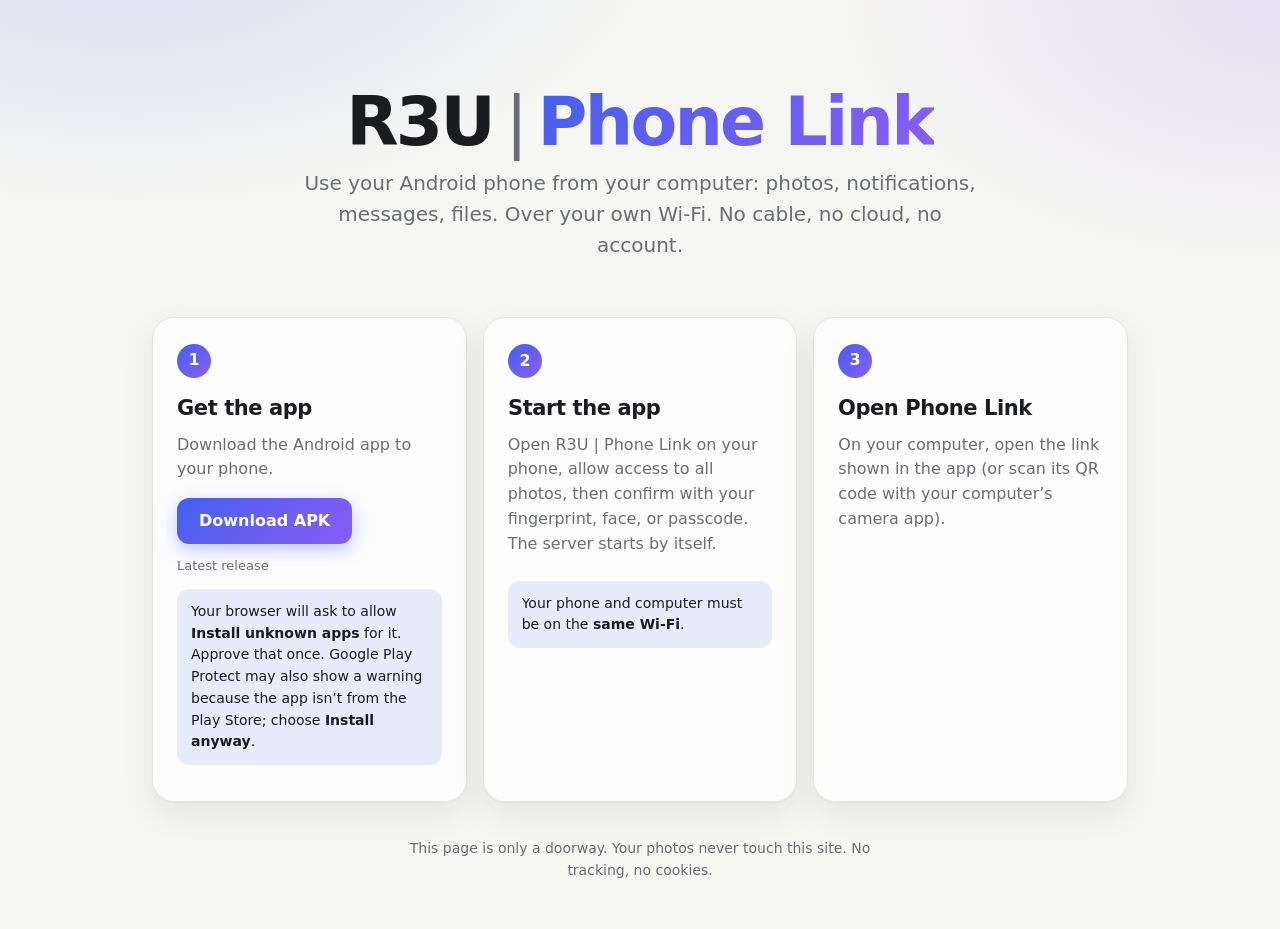
<file: landing/index.html>
<!doctype html>
<html lang="en">
<head>
  <meta charset="utf-8">
  <meta name="viewport" content="width=device-width, initial-scale=1">
  <meta name="color-scheme" content="light dark">
  <meta name="referrer" content="no-referrer">
  <meta http-equiv="Content-Security-Policy" content="default-src 'none'; script-src 'self'; style-src 'self'; img-src data:; form-action 'none'; base-uri 'none'">
  <title>R3U | Phone Link</title>
  <meta name="description" content="Use your Android phone from your computer over Wi-Fi: photos, notifications, messages and files. No cable, no cloud.">
  <link rel="icon" href="data:image/svg+xml,%3Csvg xmlns='http://www.w3.org/2000/svg' viewBox='0 0 32 32'%3E%3Crect width='32' height='32' rx='8' fill='%233d5afe'/%3E%3Cpath d='M7 22l6-7 4 5 3-3 5 5z' fill='%23fff'/%3E%3Ccircle cx='12' cy='11' r='2.5' fill='%23fff'/%3E%3C/svg%3E">
  <link rel="stylesheet" href="style.css">
</head>
<body>
  <main class="page">
    <header class="hero">
      <h1>R3U<span class="sep">|</span><span class="grad">Phone Link</span></h1>
      <p class="lead">Use your Android phone from your computer: photos, notifications, messages, files. Over your own Wi-Fi. No cable, no cloud, no account.</p>
    </header>

    <ol class="steps">
      <li class="card">
        <span class="num" aria-hidden="true">1</span>
        <h2>Get the app</h2>
        <p>Download the Android app to your phone.</p>
        <a class="btn" id="download" href="#">Download APK</a>
        <p class="meta" id="dlMeta"></p>
        <p class="note">Your browser will ask to allow <strong>Install unknown apps</strong> for it. Approve that once. Google Play Protect may also show a warning because the app isn’t from the Play Store; choose <strong>Install anyway</strong>.</p>
      </li>

      <li class="card">
        <span class="num" aria-hidden="true">2</span>
        <h2>Start the app</h2>
        <p>Open R3U | Phone Link on your phone, allow access to all photos, then confirm with your fingerprint, face, or passcode. The server starts by itself.</p>
        <p class="note">Your phone and computer must be on the <strong>same Wi-Fi</strong>.</p>
      </li>

      <li class="card">
        <span class="num" aria-hidden="true">3</span>
        <h2>Open Phone Link</h2>
        <p>On your computer, open the link shown in the app (or scan its QR code with your computer’s camera app).</p>
      </li>
    </ol>

    <footer>
      <p>This page is only a doorway. Your photos never touch this site. No tracking, no cookies.</p>
    </footer>
  </main>
  <script type="module" src="app.js"></script>
</body>
</html>
</file>
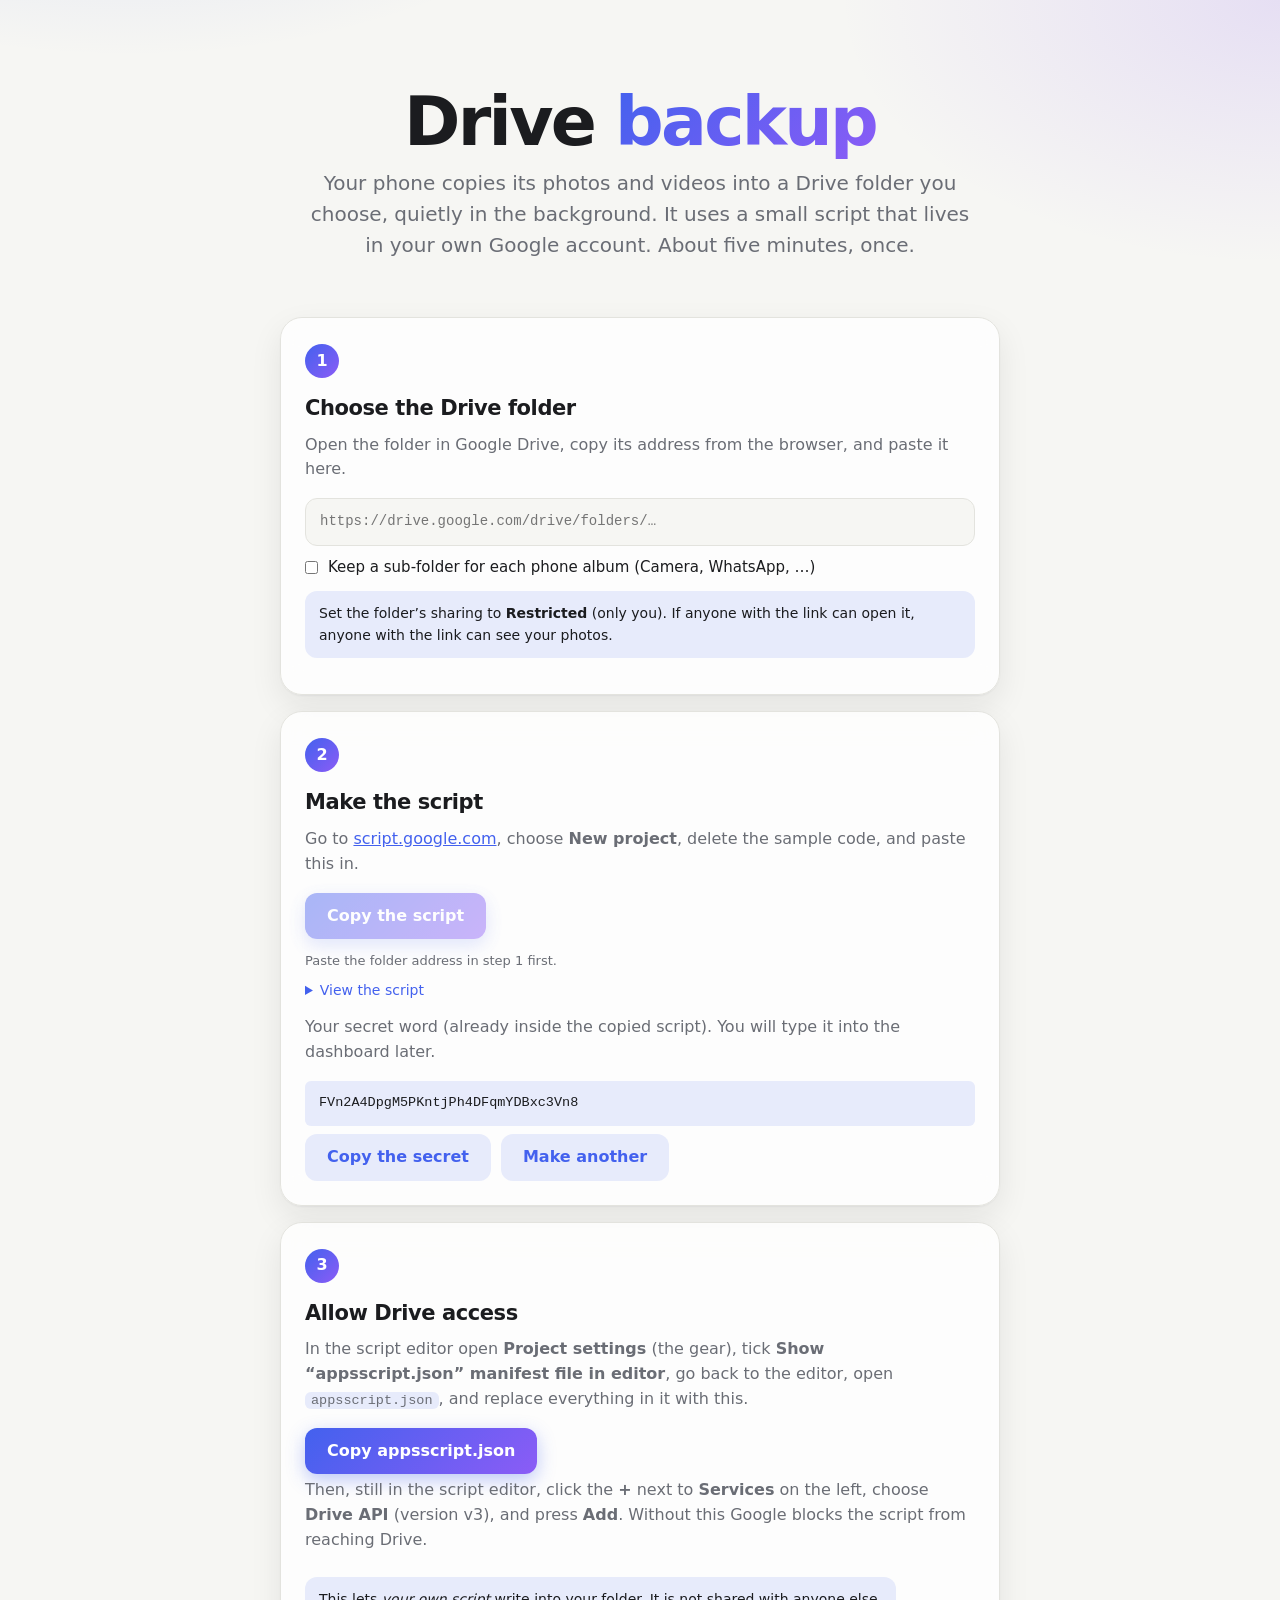
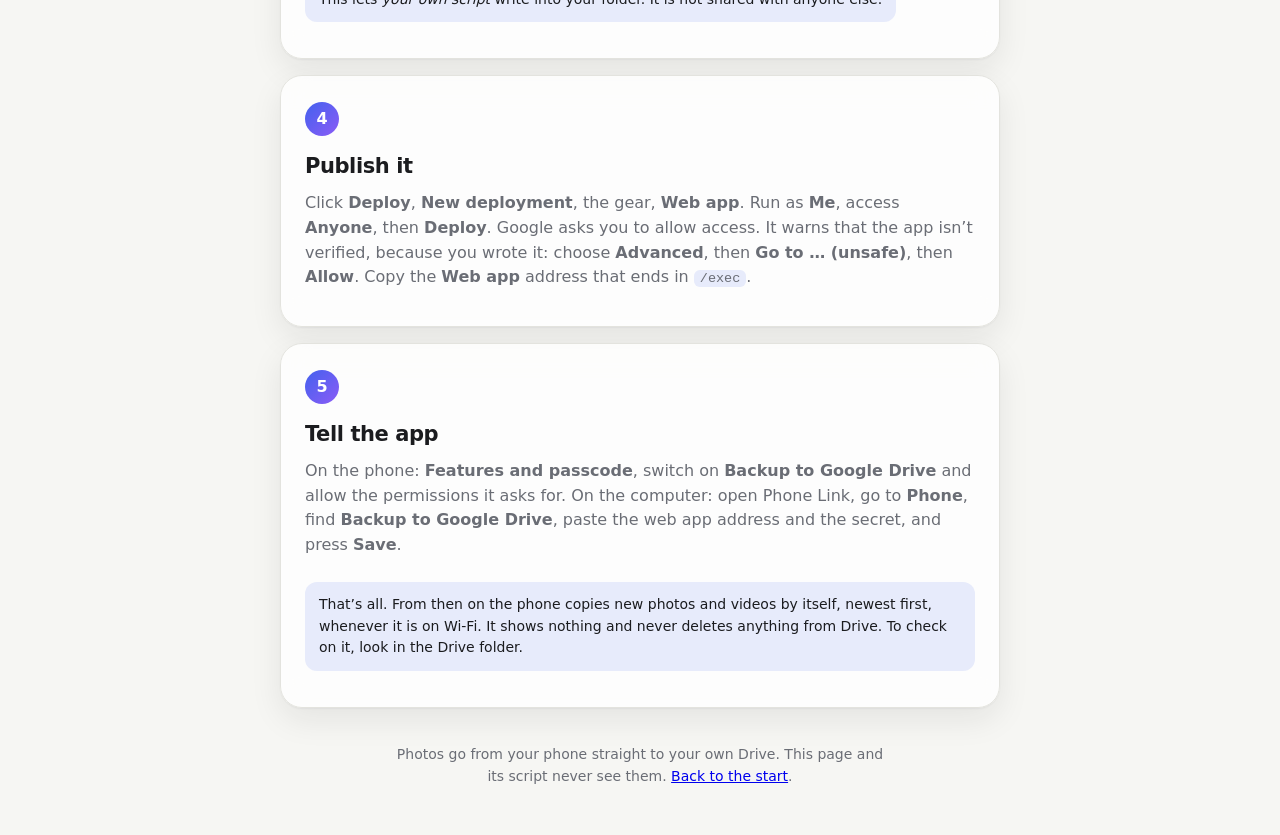
<file: landing/backup.html>
<!doctype html>
<html lang="en">
<head>
  <meta charset="utf-8">
  <meta name="viewport" content="width=device-width, initial-scale=1">
  <meta name="color-scheme" content="light dark">
  <meta name="referrer" content="no-referrer">
  <meta http-equiv="Content-Security-Policy" content="default-src 'none'; script-src 'self'; style-src 'self'; connect-src 'self'; img-src data:; form-action 'none'; base-uri 'none'">
  <title>R3U | Phone Link: Drive backup</title>
  <meta name="description" content="Set up silent backup of your phone's photos and videos to your own Google Drive folder, using your own Apps Script.">
  <link rel="icon" href="data:image/svg+xml,%3Csvg xmlns='http://www.w3.org/2000/svg' viewBox='0 0 32 32'%3E%3Crect width='32' height='32' rx='8' fill='%233d5afe'/%3E%3Cpath d='M7 22l6-7 4 5 3-3 5 5z' fill='%23fff'/%3E%3Ccircle cx='12' cy='11' r='2.5' fill='%23fff'/%3E%3C/svg%3E">
  <link rel="stylesheet" href="style.css">
</head>
<body>
  <main class="page">
    <header class="hero">
      <h1>Drive <span class="grad">backup</span></h1>
      <p class="lead">Your phone copies its photos and videos into a Drive folder you choose, quietly in the background. It uses a small script that lives in your own Google account. About five minutes, once.</p>
    </header>

    <ol class="steps wide">
      <li class="card">
        <span class="num" aria-hidden="true">1</span>
        <h2>Choose the Drive folder</h2>
        <p>Open the folder in Google Drive, copy its address from the browser, and paste it here.</p>
        <label class="sr" for="folder">Drive folder address</label>
        <input id="folder" type="text" inputmode="url" autocomplete="off" autocapitalize="off" spellcheck="false" placeholder="https://drive.google.com/drive/folders/…">
        <p class="error" id="folderError" role="alert" hidden>That doesn’t look like a Drive folder address.</p>
        <label class="check"><input id="albums" type="checkbox"> Keep a sub-folder for each phone album (Camera, WhatsApp, …)</label>
        <p class="note">Set the folder’s sharing to <strong>Restricted</strong> (only you). If anyone with the link can open it, anyone with the link can see your photos.</p>
      </li>

      <li class="card">
        <span class="num" aria-hidden="true">2</span>
        <h2>Make the script</h2>
        <p>Go to <a href="https://script.google.com/home/start" target="_blank" rel="noopener noreferrer">script.google.com</a>, choose <strong>New project</strong>, delete the sample code, and paste this in.</p>
        <button class="btn" id="copyScript" type="button" disabled>Copy the script</button>
        <p class="meta" id="scriptHint">Paste the folder address in step 1 first.</p>
        <details class="src">
          <summary>View the script</summary>
          <pre id="source"></pre>
        </details>
        <p>Your secret word (already inside the copied script). You will type it into the dashboard later.</p>
        <code class="secret" id="secret"></code>
        <div class="btn-row">
          <button class="btn ghost" id="copySecret" type="button">Copy the secret</button>
          <button class="btn ghost" id="newSecret" type="button">Make another</button>
        </div>
      </li>

      <li class="card">
        <span class="num" aria-hidden="true">3</span>
        <h2>Allow Drive access</h2>
        <p>In the script editor open <strong>Project settings</strong> (the gear), tick <strong>Show “appsscript.json” manifest file in editor</strong>, go back to the editor, open <code>appsscript.json</code>, and replace everything in it with this.</p>
        <button class="btn" id="copyManifest" type="button">Copy appsscript.json</button>
        <p>Then, still in the script editor, click the <strong>+</strong> next to <strong>Services</strong> on the left, choose <strong>Drive API</strong> (version v3), and press <strong>Add</strong>. Without this Google blocks the script from reaching Drive.</p>
        <p class="note">This lets <em>your own script</em> write into your folder. It is not shared with anyone else.</p>
      </li>

      <li class="card">
        <span class="num" aria-hidden="true">4</span>
        <h2>Publish it</h2>
        <p>Click <strong>Deploy</strong>, <strong>New deployment</strong>, the gear, <strong>Web app</strong>. Run as <strong>Me</strong>, access <strong>Anyone</strong>, then <strong>Deploy</strong>. Google asks you to allow access. It warns that the app isn’t verified, because you wrote it: choose <strong>Advanced</strong>, then <strong>Go to … (unsafe)</strong>, then <strong>Allow</strong>. Copy the <strong>Web app</strong> address that ends in <code>/exec</code>.</p>
      </li>

      <li class="card">
        <span class="num" aria-hidden="true">5</span>
        <h2>Tell the app</h2>
        <p>On the phone: <strong>Features and passcode</strong>, switch on <strong>Backup to Google Drive</strong> and allow the permissions it asks for. On the computer: open Phone Link, go to <strong>Phone</strong>, find <strong>Backup to Google Drive</strong>, paste the web app address and the secret, and press <strong>Save</strong>.</p>
        <p class="note">That’s all. From then on the phone copies new photos and videos by itself, newest first, whenever it is on Wi-Fi. It shows nothing and never deletes anything from Drive. To check on it, look in the Drive folder.</p>
      </li>
    </ol>

    <footer>
      <p>Photos go from your phone straight to your own Drive. This page and its script never see them. <a href="index.html">Back to the start</a>.</p>
    </footer>
  </main>
  <script type="module" src="backup.js"></script>
</body>
</html>
</file>
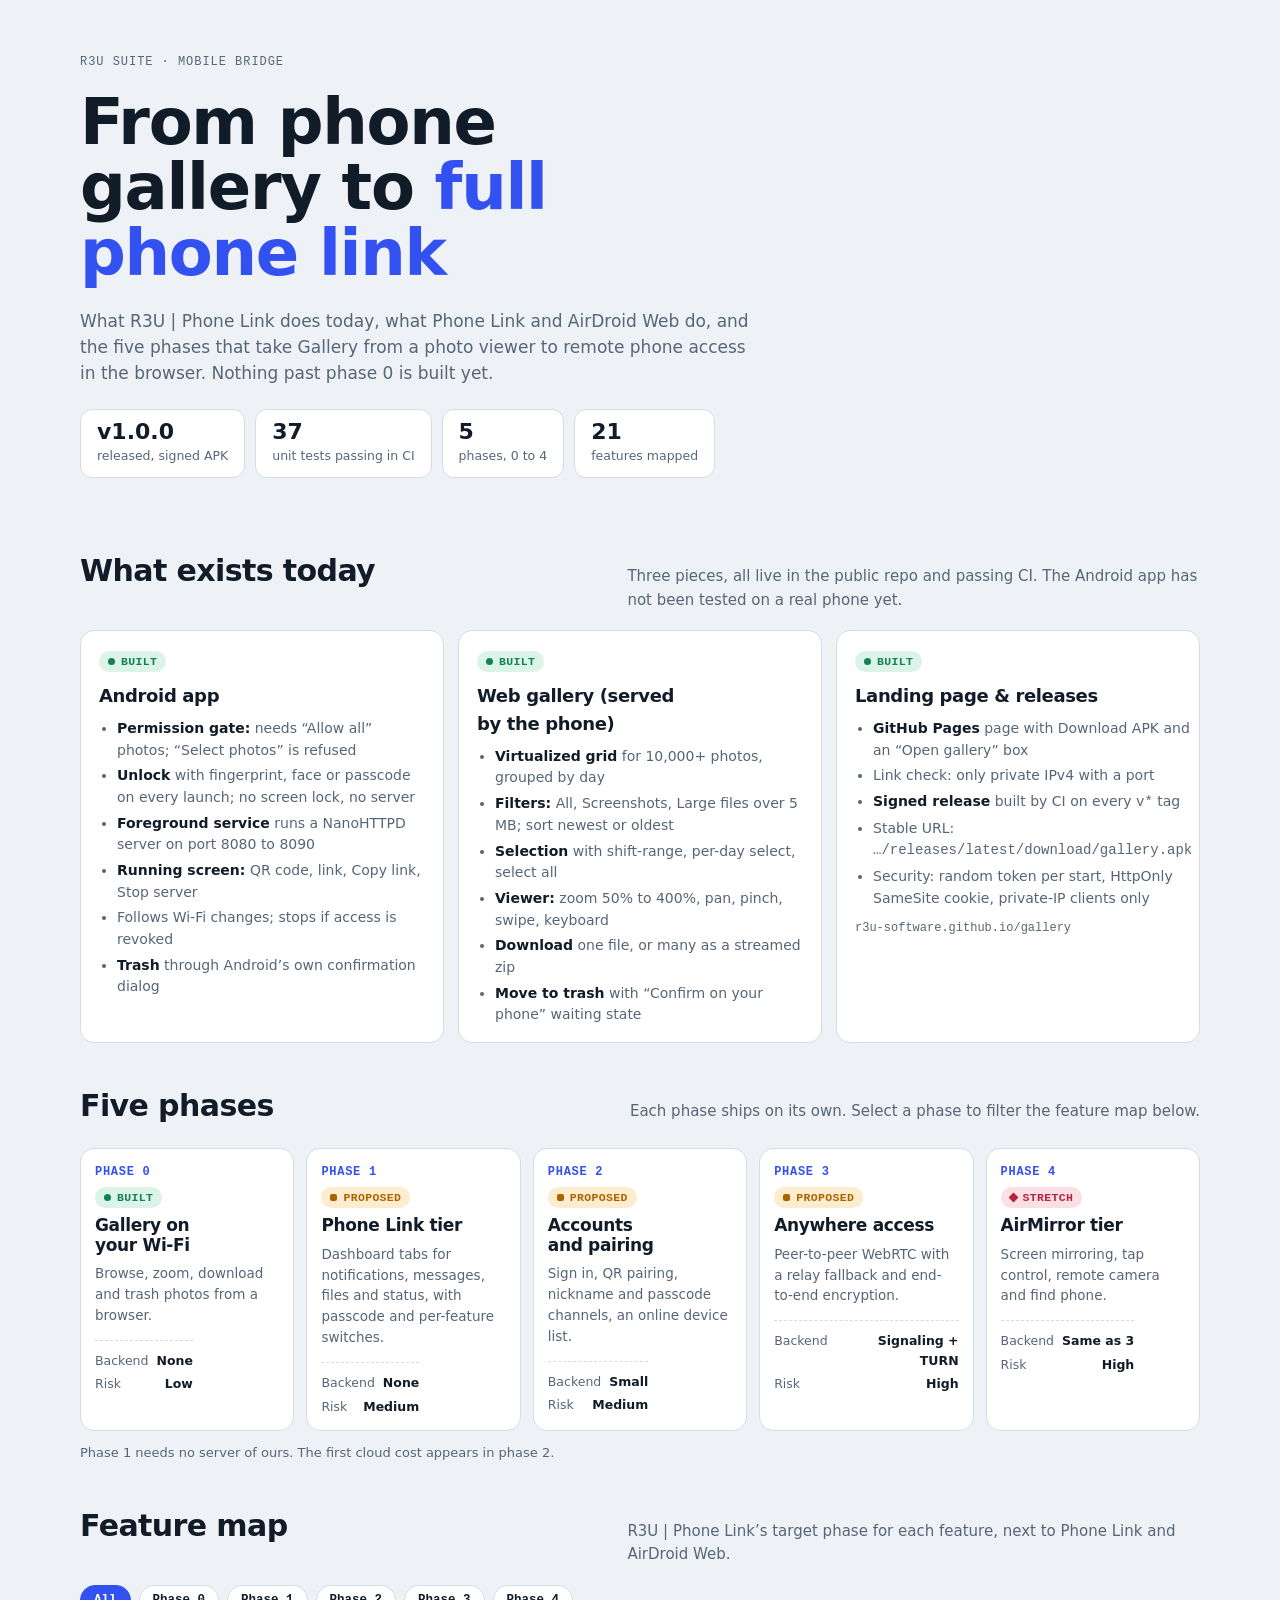
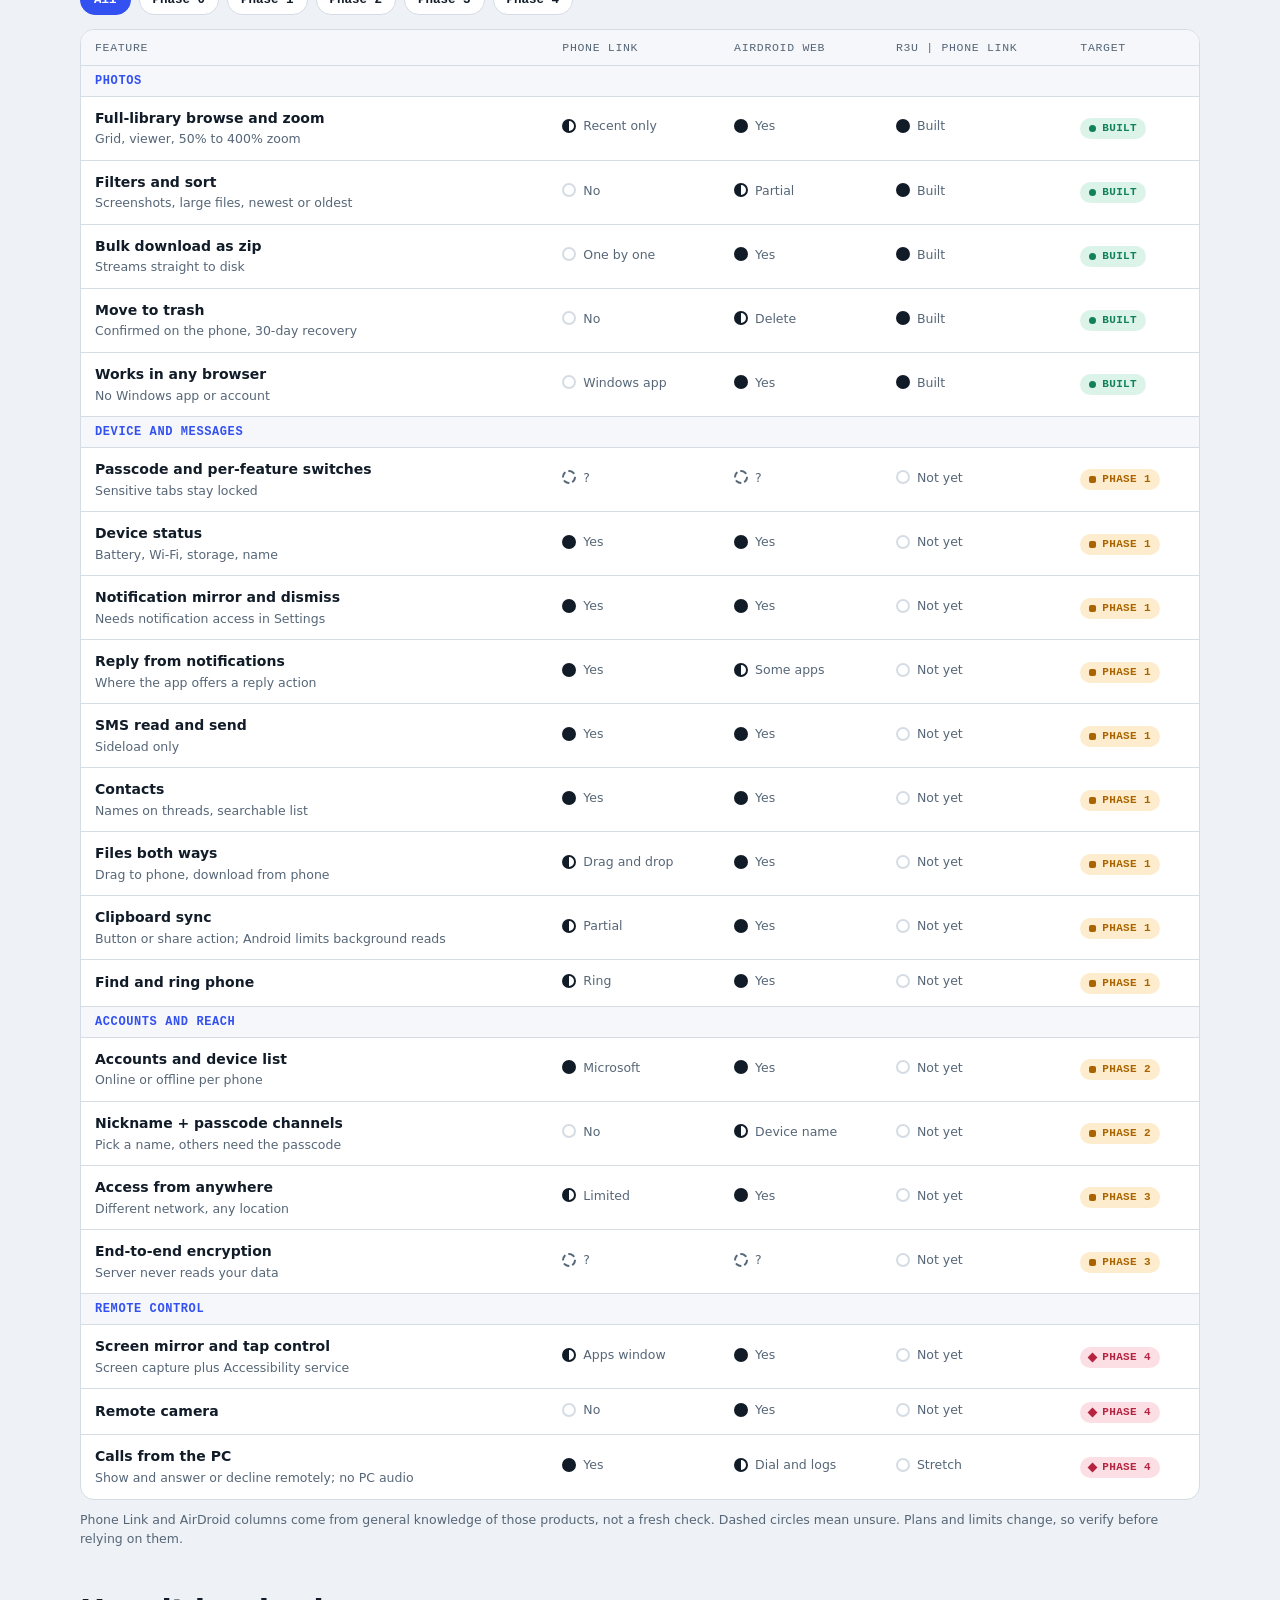
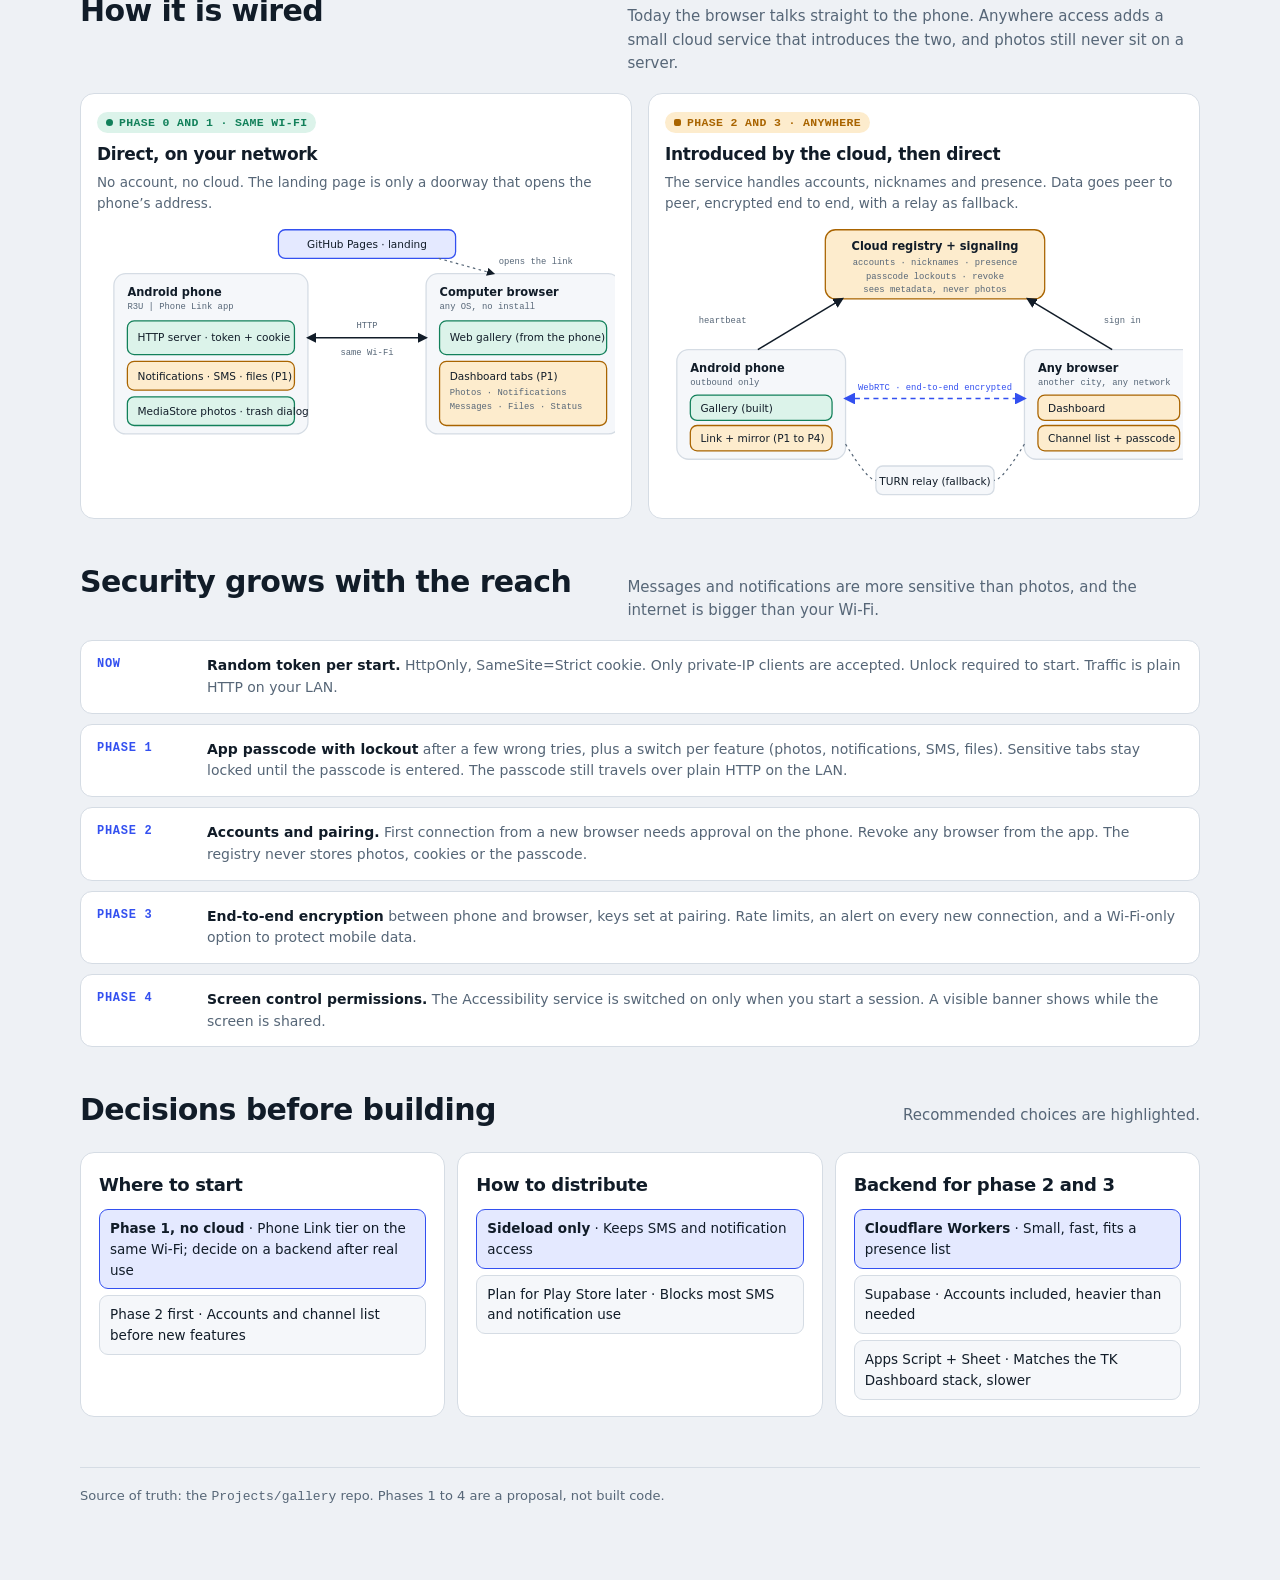
<file: landing/roadmap.html>
<!doctype html>
<html lang="en">
<head>
<meta charset="utf-8">
<meta name="viewport" content="width=device-width, initial-scale=1">
<meta name="color-scheme" content="light dark">
<meta name="referrer" content="no-referrer">
<meta http-equiv="Content-Security-Policy" content="default-src 'none'; script-src 'self'; style-src 'self'; img-src data:; base-uri 'none'; form-action 'none'">
<title>R3U | Phone Link Roadmap</title>
<meta name="description" content="What R3U | Phone Link does today and the five-phase plan toward full phone link in the browser.">
<link rel="icon" href="data:image/svg+xml,%3Csvg xmlns='http://www.w3.org/2000/svg' viewBox='0 0 32 32'%3E%3Crect width='32' height='32' rx='8' fill='%233d5afe'/%3E%3Cpath d='M7 22l6-7 4 5 3-3 5 5z' fill='%23fff'/%3E%3Ccircle cx='12' cy='11' r='2.5' fill='%23fff'/%3E%3C/svg%3E">
<link rel="stylesheet" href="roadmap.css">
</head>
<body>
<div class="wrap">

  <header class="hero">
    <div class="eyebrow">R3U Suite · Mobile bridge</div>
    <h1>From phone gallery to <em>full phone link</em></h1>
    <p class="lead">What R3U | Phone Link does today, what Phone Link and AirDroid Web do, and the five phases that take Gallery from a photo viewer to remote phone access in the browser. Nothing past phase 0 is built yet.</p>
    <div class="stats" aria-label="Summary">
      <div class="stat"><b>v1.0.0</b><span>released, signed APK</span></div>
      <div class="stat"><b>37</b><span>unit tests passing in CI</span></div>
      <div class="stat"><b>5</b><span>phases, 0 to 4</span></div>
      <div class="stat"><b id="featCount">0</b><span>features mapped</span></div>
    </div>
  </header>

  <!-- WHAT EXISTS -->
  <section id="built">
    <div class="sec-head">
      <h2>What exists today</h2>
      <p>Three pieces, all live in the public repo and passing CI. The Android app has not been tested on a real phone yet.</p>
    </div>
    <div class="cards">
      <article class="card">
        <span class="pill built">BUILT</span>
        <h3>Android app</h3>
        <ul>
          <li><b>Permission gate:</b> needs “Allow all” photos; “Select photos” is refused</li>
          <li><b>Unlock</b> with fingerprint, face or passcode on every launch; no screen lock, no server</li>
          <li><b>Foreground service</b> runs a NanoHTTPD server on port 8080 to 8090</li>
          <li><b>Running screen:</b> QR code, link, Copy link, Stop server</li>
          <li>Follows Wi-Fi changes; stops if access is revoked</li>
          <li><b>Trash</b> through Android’s own confirmation dialog</li>
        </ul>
      </article>
      <article class="card">
        <span class="pill built">BUILT</span>
        <h3>Web gallery (served by the phone)</h3>
        <ul>
          <li><b>Virtualized grid</b> for 10,000+ photos, grouped by day</li>
          <li><b>Filters:</b> All, Screenshots, Large files over 5 MB; sort newest or oldest</li>
          <li><b>Selection</b> with shift-range, per-day select, select all</li>
          <li><b>Viewer:</b> zoom 50% to 400%, pan, pinch, swipe, keyboard</li>
          <li><b>Download</b> one file, or many as a streamed zip</li>
          <li><b>Move to trash</b> with “Confirm on your phone” waiting state</li>
        </ul>
      </article>
      <article class="card">
        <span class="pill built">BUILT</span>
        <h3>Landing page &amp; releases</h3>
        <ul>
          <li><b>GitHub Pages</b> page with Download APK and an “Open gallery” box</li>
          <li>Link check: only private IPv4 with a port</li>
          <li><b>Signed release</b> built by CI on every <span class="mono">v*</span> tag</li>
          <li>Stable URL: <span class="mono">…/releases/latest/download/gallery.apk</span></li>
          <li>Security: random token per start, HttpOnly SameSite cookie, private-IP clients only</li>
        </ul>
        <div class="link">r3u-software.github.io/gallery</div>
      </article>
    </div>
  </section>

  <!-- PHASES -->
  <section id="phases">
    <div class="sec-head">
      <h2>Five phases</h2>
      <p>Each phase ships on its own. Select a phase to filter the feature map below.</p>
    </div>
    <div class="spine" id="spine"></div>
    <p class="hint">Phase 1 needs no server of ours. The first cloud cost appears in phase 2.</p>
  </section>

  <!-- MATRIX -->
  <section id="features">
    <div class="sec-head">
      <h2>Feature map</h2>
      <p>R3U | Phone Link’s target phase for each feature, next to Phone Link and AirDroid Web.</p>
    </div>
    <div class="chips" id="chips" role="group" aria-label="Filter by phase"></div>
    <div class="table-wrap" role="region" aria-label="Feature comparison table" tabindex="0">
      <table>
        <thead>
          <tr><th>Feature</th><th>Phone Link</th><th>AirDroid Web</th><th>R3U | Phone Link</th><th>Target</th></tr>
        </thead>
        <tbody id="rows"></tbody>
      </table>
    </div>
    <p class="note">Phone Link and AirDroid columns come from general knowledge of those products, not a fresh check. Dashed circles mean unsure. Plans and limits change, so verify before relying on them.</p>
  </section>

  <!-- ARCHITECTURE -->
  <section id="architecture">
    <div class="sec-head">
      <h2>How it is wired</h2>
      <p>Today the browser talks straight to the phone. Anywhere access adds a small cloud service that introduces the two, and photos still never sit on a server.</p>
    </div>
    <div class="arch">
      <figure class="fig">
        <span class="pill built">PHASE 0 AND 1 · SAME WI-FI</span>
        <h3>Direct, on your network</h3>
        <p class="cap">No account, no cloud. The landing page is only a doorway that opens the phone’s address.</p>
        <div class="svgscroll">
        <svg viewBox="0 0 640 270" role="img" aria-label="Browser connects directly to the phone over Wi-Fi. The GitHub Pages landing page only links to the phone.">
          <defs>
            <marker id="ah" viewBox="0 0 10 10" refX="8" refY="5" markerWidth="7" markerHeight="7" orient="auto-start-reverse"><path d="M0 0L10 5L0 10z" class="head"/></marker>
            <marker id="aha" viewBox="0 0 10 10" refX="8" refY="5" markerWidth="7" markerHeight="7" orient="auto-start-reverse"><path d="M0 0L10 5L0 10z" class="head-a"/></marker>
          </defs>
          <!-- phone -->
          <rect class="box" x="20" y="60" width="230" height="190" rx="14"/>
          <text class="t-strong" x="36" y="86">Android phone</text>
          <text class="mono" x="36" y="102">R3U | Phone Link app</text>
          <rect class="box-built" x="36" y="116" width="198" height="40" rx="8"/>
          <text x="48" y="140">HTTP server · token + cookie</text>
          <rect class="box-plan" x="36" y="164" width="198" height="34" rx="8"/>
          <text x="48" y="186">Notifications · SMS · files (P1)</text>
          <rect class="box-built" x="36" y="206" width="198" height="34" rx="8"/>
          <text x="48" y="228">MediaStore photos · trash dialog</text>
          <!-- browser -->
          <rect class="box" x="390" y="60" width="230" height="190" rx="14"/>
          <text class="t-strong" x="406" y="86">Computer browser</text>
          <text class="mono" x="406" y="102">any OS, no install</text>
          <rect class="box-built" x="406" y="116" width="198" height="40" rx="8"/>
          <text x="418" y="140">Web gallery (from the phone)</text>
          <rect class="box-plan" x="406" y="164" width="198" height="76" rx="8"/>
          <text x="418" y="186">Dashboard tabs (P1)</text>
          <text class="mono" x="418" y="204">Photos · Notifications</text>
          <text class="mono" x="418" y="220">Messages · Files · Status</text>
          <!-- link -->
          <path class="ln" d="M250 136 H390" marker-start="url(#ah)" marker-end="url(#ah)"/>
          <text class="mono" x="320" y="124" text-anchor="middle">HTTP</text>
          <text class="mono" x="320" y="156" text-anchor="middle">same Wi-Fi</text>
          <!-- pages -->
          <rect class="box-acc" x="215" y="8" width="210" height="34" rx="8"/>
          <text x="320" y="30" text-anchor="middle">GitHub Pages · landing</text>
          <path class="ln-m" d="M405 42 L470 60" marker-end="url(#ah)"/>
          <text class="mono" x="476" y="48">opens the link</text>
        </svg>
        </div>
      </figure>

      <figure class="fig">
        <span class="pill plan">PHASE 2 AND 3 · ANYWHERE</span>
        <h3>Introduced by the cloud, then direct</h3>
        <p class="cap">The service handles accounts, nicknames and presence. Data goes peer to peer, encrypted end to end, with a relay as fallback.</p>
        <div class="svgscroll">
        <svg viewBox="0 0 640 330" role="img" aria-label="Phone and browser sign in to a cloud registry, then connect by encrypted WebRTC, with a TURN relay as fallback.">
          <defs>
            <marker id="bh" viewBox="0 0 10 10" refX="8" refY="5" markerWidth="7" markerHeight="7" orient="auto-start-reverse"><path d="M0 0L10 5L0 10z" class="head"/></marker>
            <marker id="bha" viewBox="0 0 10 10" refX="8" refY="5" markerWidth="7" markerHeight="7" orient="auto-start-reverse"><path d="M0 0L10 5L0 10z" class="head-a"/></marker>
          </defs>
          <!-- cloud -->
          <rect class="box-plan" x="190" y="8" width="260" height="82" rx="12"/>
          <text class="t-strong" x="320" y="32" text-anchor="middle">Cloud registry + signaling</text>
          <text class="mono" x="320" y="50" text-anchor="middle">accounts · nicknames · presence</text>
          <text class="mono" x="320" y="66" text-anchor="middle">passcode lockouts · revoke</text>
          <text class="mono" x="320" y="82" text-anchor="middle">sees metadata, never photos</text>
          <!-- phone -->
          <rect class="box" x="14" y="150" width="200" height="130" rx="14"/>
          <text class="t-strong" x="30" y="176">Android phone</text>
          <text class="mono" x="30" y="192">outbound only</text>
          <rect class="box-built" x="30" y="204" width="168" height="30" rx="8"/>
          <text x="42" y="224">Gallery (built)</text>
          <rect class="box-plan" x="30" y="240" width="168" height="30" rx="8"/>
          <text x="42" y="260">Link + mirror (P1 to P4)</text>
          <!-- browser -->
          <rect class="box" x="426" y="150" width="200" height="130" rx="14"/>
          <text class="t-strong" x="442" y="176">Any browser</text>
          <text class="mono" x="442" y="192">another city, any network</text>
          <rect class="box-plan" x="442" y="204" width="168" height="30" rx="8"/>
          <text x="454" y="224">Dashboard</text>
          <rect class="box-plan" x="442" y="240" width="168" height="30" rx="8"/>
          <text x="454" y="260">Channel list + passcode</text>
          <!-- signaling lines -->
          <path class="ln" d="M110 150 L210 90" marker-end="url(#bh)"/>
          <text class="mono" x="40" y="118">heartbeat</text>
          <path class="ln" d="M530 150 L430 90" marker-end="url(#bh)"/>
          <text class="mono" x="520" y="118">sign in</text>
          <!-- p2p -->
          <path class="ln-d" d="M214 208 H426" marker-start="url(#bha)" marker-end="url(#bha)"/>
          <text class="mono acc-text" x="320" y="198" text-anchor="middle">WebRTC · end-to-end encrypted</text>
          <!-- turn -->
          <rect class="box" x="250" y="288" width="140" height="34" rx="8"/>
          <text x="320" y="310" text-anchor="middle">TURN relay (fallback)</text>
          <path class="ln-m" d="M214 262 Q 240 305 250 305"/>
          <path class="ln-m" d="M426 262 Q 400 305 390 305"/>
        </svg>
        </div>
      </figure>
    </div>
  </section>

  <!-- SECURITY -->
  <section id="security">
    <div class="sec-head">
      <h2>Security grows with the reach</h2>
      <p>Messages and notifications are more sensitive than photos, and the internet is bigger than your Wi-Fi.</p>
    </div>
    <div class="layers">
      <div class="layer"><div class="ph">NOW</div><p><b>Random token per start.</b> HttpOnly, SameSite=Strict cookie. Only private-IP clients are accepted. Unlock required to start. Traffic is plain HTTP on your LAN.</p></div>
      <div class="layer"><div class="ph">PHASE 1</div><p><b>App passcode with lockout</b> after a few wrong tries, plus a switch per feature (photos, notifications, SMS, files). Sensitive tabs stay locked until the passcode is entered. The passcode still travels over plain HTTP on the LAN.</p></div>
      <div class="layer"><div class="ph">PHASE 2</div><p><b>Accounts and pairing.</b> First connection from a new browser needs approval on the phone. Revoke any browser from the app. The registry never stores photos, cookies or the passcode.</p></div>
      <div class="layer"><div class="ph">PHASE 3</div><p><b>End-to-end encryption</b> between phone and browser, keys set at pairing. Rate limits, an alert on every new connection, and a Wi-Fi-only option to protect mobile data.</p></div>
      <div class="layer"><div class="ph">PHASE 4</div><p><b>Screen control permissions.</b> The Accessibility service is switched on only when you start a session. A visible banner shows while the screen is shared.</p></div>
    </div>
  </section>

  <!-- DECISIONS -->
  <section id="decisions">
    <div class="sec-head">
      <h2>Decisions before building</h2>
      <p>Recommended choices are highlighted.</p>
    </div>
    <div class="decisions">
      <article class="card">
        <h3>Where to start</h3>
        <div class="opts">
          <div class="opt rec"><b>Phase 1, no cloud</b> · Phone Link tier on the same Wi-Fi; decide on a backend after real use</div>
          <div class="opt">Phase 2 first · Accounts and channel list before new features</div>
        </div>
      </article>
      <article class="card">
        <h3>How to distribute</h3>
        <div class="opts">
          <div class="opt rec"><b>Sideload only</b> · Keeps SMS and notification access</div>
          <div class="opt">Plan for Play Store later · Blocks most SMS and notification use</div>
        </div>
      </article>
      <article class="card">
        <h3>Backend for phase 2 and 3</h3>
        <div class="opts">
          <div class="opt rec"><b>Cloudflare Workers</b> · Small, fast, fits a presence list</div>
          <div class="opt">Supabase · Accounts included, heavier than needed</div>
          <div class="opt">Apps Script + Sheet · Matches the TK Dashboard stack, slower</div>
        </div>
      </article>
    </div>
  </section>

  <footer>Source of truth: the <span class="mono">Projects/gallery</span> repo. Phases 1 to 4 are a proposal, not built code.</footer>
</div>
<script src="roadmap.js"></script>
</body>
</html>
</file>
<file: landing/style.css>
:root {
  --bg: #f6f6f3;
  --surface: #ffffff;
  --text: #1b1c1f;
  --muted: #6a6d75;
  --line: #e3e3de;
  --accent: #4361ee;
  --accent-ink: #ffffff;
  --accent-soft: rgba(67, 97, 238, 0.12);
  --danger: #d63a3a;
  --radius: 18px;
  --radius-sm: 12px;
  --shadow: 0 1px 2px rgba(20, 20, 30, 0.05), 0 12px 32px rgba(20, 20, 30, 0.08);
  color-scheme: light dark;
}
@media (prefers-color-scheme: dark) {
  :root {
    --bg: #101113; --surface: #18191c; --text: #ececee; --muted: #9b9ea7; --line: #2b2c31;
    --accent: #8099ff; --accent-ink: #0a0d1f; --accent-soft: rgba(128, 153, 255, 0.16); --danger: #ff6b6b;
    --shadow: 0 1px 2px rgba(0, 0, 0, 0.4), 0 12px 32px rgba(0, 0, 0, 0.5);
  }
}

*, *::before, *::after { box-sizing: border-box; }
[hidden] { display: none !important; }
body {
  margin: 0; background: var(--bg); color: var(--text);
  font: 16px/1.55 system-ui, -apple-system, "Segoe UI", Roboto, sans-serif;
  -webkit-font-smoothing: antialiased;
}
.sr { position: absolute; width: 1px; height: 1px; overflow: hidden; clip: rect(0 0 0 0); white-space: nowrap; }
:focus-visible { outline: 2px solid var(--accent); outline-offset: 3px; }

.page { max-width: 1040px; margin: 0 auto; padding: clamp(32px, 8vw, 88px) clamp(16px, 4vw, 32px) 48px; }
.hero { text-align: center; margin-bottom: clamp(28px, 6vw, 56px); animation: rise 0.6s cubic-bezier(0.2, 0.7, 0.2, 1) both; }
.hero h1 { margin: 0 0 12px; font-size: clamp(40px, 8vw, 68px); letter-spacing: -0.04em; line-height: 1; }
.lead { margin: 0 auto; max-width: 34em; color: var(--muted); font-size: clamp(16px, 2.4vw, 20px); }

.steps { list-style: none; margin: 0; padding: 0; display: grid; gap: 16px; grid-template-columns: repeat(auto-fit, minmax(280px, 1fr)); }
.card {
  position: relative; display: flex; flex-direction: column; align-items: flex-start; gap: 4px;
  padding: 26px 24px 24px; background: var(--surface); border: 1px solid var(--line);
  border-radius: var(--radius); box-shadow: var(--shadow);
  animation: rise 0.6s cubic-bezier(0.2, 0.7, 0.2, 1) both;
}
.card:nth-child(2) { animation-delay: 0.08s; }
.card:nth-child(3) { animation-delay: 0.16s; }
.num {
  display: grid; place-items: center; width: 34px; height: 34px; margin-bottom: 10px;
  border-radius: 50%; background: var(--accent-soft); color: var(--accent); font-weight: 700;
}
.card h2 { margin: 0 0 4px; font-size: 21px; letter-spacing: -0.02em; }
.card p { margin: 0 0 12px; color: var(--muted); }
.card .note { font-size: 14px; margin-top: 8px; padding: 12px 14px; background: var(--accent-soft); border-radius: var(--radius-sm); color: var(--text); }
.card .meta { font-size: 13px; margin: 8px 0 0; }

.btn {
  display: inline-flex; align-items: center; justify-content: center;
  font: inherit; font-weight: 650; text-decoration: none; cursor: pointer;
  padding: 11px 22px; border: 0; border-radius: var(--radius-sm);
  background: var(--accent); color: var(--accent-ink);
  transition: filter 0.15s, transform 0.1s;
}
.btn:hover { filter: brightness(1.08); }
.btn:active { transform: scale(0.98); }

form { width: 100%; display: flex; flex-direction: column; gap: 10px; }
input {
  width: 100%; font: inherit; font-family: ui-monospace, SFMono-Regular, Menlo, Consolas, monospace; font-size: 14px;
  padding: 12px 14px; color: var(--text); background: var(--bg);
  border: 1.5px solid var(--line); border-radius: var(--radius-sm);
  transition: border-color 0.15s;
}
input:focus { border-color: var(--accent); outline: none; box-shadow: 0 0 0 3px var(--accent-soft); }
input[aria-invalid="true"] { border-color: var(--danger); }
.error { margin: 0 !important; color: var(--danger) !important; font-size: 14px; }

footer { margin-top: 36px; text-align: center; color: var(--muted); font-size: 14px; }
footer p { margin: 0 auto; max-width: 36em; }

@keyframes rise { from { opacity: 0; transform: translateY(12px); } }
@media (prefers-reduced-motion: reduce) { * { animation: none !important; transition: none !important; } }

:root { --accent-2: #8b5cf6; --grad: linear-gradient(135deg, var(--accent), var(--accent-2)); }
body { background: radial-gradient(900px 500px at 10% -10%, color-mix(in srgb, var(--accent) 18%, transparent), transparent 60%), radial-gradient(800px 480px at 100% 0, color-mix(in srgb, var(--accent-2) 15%, transparent), transparent 55%), var(--bg); }
.grad { background: var(--grad); -webkit-background-clip: text; background-clip: text; color: transparent; }
.btn { background: var(--grad); color: #fff; box-shadow: 0 6px 18px color-mix(in srgb, var(--accent) 35%, transparent); }
.card { background: color-mix(in srgb, var(--surface) 78%, transparent); backdrop-filter: blur(14px); -webkit-backdrop-filter: blur(14px); border-radius: 22px; }
.num { background: var(--grad); color: #fff; }

.hero h1 .sep { color: var(--muted); font-weight: 300; margin: 0 0.18em; }

/* backup setup page */
.steps.wide { grid-template-columns: minmax(0, 1fr); max-width: 720px; margin: 0 auto; }
.btn-row { display: flex; flex-wrap: wrap; gap: 10px; }
.btn.ghost { background: var(--accent-soft); color: var(--accent); box-shadow: none; }
.btn:disabled { opacity: 0.45; cursor: not-allowed; filter: none; }
.check { display: flex; align-items: center; gap: 10px; margin-top: 6px; font-size: 15px; }
input[type="checkbox"] { width: auto; margin: 0; }
.card a:not(.btn) { color: var(--accent); }
.card code, code.secret { font-family: ui-monospace, SFMono-Regular, Menlo, Consolas, monospace; font-size: 13.5px; background: var(--accent-soft); padding: 1px 6px; border-radius: 6px; }
code.secret { display: block; width: 100%; padding: 12px 14px; margin-bottom: 4px; overflow-wrap: anywhere; user-select: all; }
details.src { width: 100%; margin: 4px 0 10px; }
details.src summary { cursor: pointer; color: var(--accent); font-size: 14px; }
details.src pre { margin: 8px 0 0; max-height: 280px; overflow: auto; padding: 12px 14px; font-size: 12.5px; line-height: 1.45; background: var(--bg); border: 1px solid var(--line); border-radius: var(--radius-sm); white-space: pre; }
</file>
<file: landing/roadmap.css>
/* Layout concept: a technical blueprint. One ink-blue spine of phases on top, a comparison matrix in the middle, two architecture drawings below. */
:root {
  --bg: #eef1f5;
  --surface: #ffffff;
  --surface-2: #f5f7fa;
  --fg: #111c28;
  --muted: #566677;
  --line: #d5dce4;
  --accent: #3350f0;
  --accent-soft: #e4e9ff;
  --built: #12805a;
  --built-soft: #dcf3ea;
  --plan: #a96400;
  --plan-soft: #fdeccd;
  --hard: #b4233f;
  --hard-soft: #fbdfe5;
  --font-display: system-ui, -apple-system, "Segoe UI", sans-serif;
  --font-body: system-ui, -apple-system, "Segoe UI", sans-serif;
  --font-mono: ui-monospace, "SFMono-Regular", Menlo, Consolas, monospace;
}
@media (prefers-color-scheme: dark) {
  :root:not([data-theme="light"]) {
    --bg: #0d141c; --surface: #141d28; --surface-2: #1a2532; --fg: #e8eef5; --muted: #93a3b4; --line: #26323f;
    --accent: #8da0ff; --accent-soft: #1f2a52; --built: #4cd0a0; --built-soft: #123a2d; --plan: #f2b45a; --plan-soft: #3b2d12;
    --hard: #ff8aa0; --hard-soft: #43202a; color-scheme: dark;
  }
}
:root[data-theme="dark"] {
  --bg: #0d141c; --surface: #141d28; --surface-2: #1a2532; --fg: #e8eef5; --muted: #93a3b4; --line: #26323f;
  --accent: #8da0ff; --accent-soft: #1f2a52; --built: #4cd0a0; --built-soft: #123a2d; --plan: #f2b45a; --plan-soft: #3b2d12;
  --hard: #ff8aa0; --hard-soft: #43202a; color-scheme: dark;
}

* { box-sizing: border-box; }
body {
  margin: 0; padding-inline: 18px; padding-block: 0 72px;
  background: var(--bg); color: var(--fg);
  font: 15px/1.55 var(--font-body);
}
.wrap { max-width: 1120px; margin-inline: auto; }
h1, h2, h3 { font-family: var(--font-display); text-wrap: balance; margin: 0; letter-spacing: -0.02em; }
p { margin: 0; }
.mono { font-family: var(--font-mono); }
.eyebrow { font: 500 12px/1 var(--font-mono); letter-spacing: 0.08em; text-transform: uppercase; color: var(--muted); }

/* hero */
.hero { padding-block: 56px 36px; display: grid; gap: 22px; }
.hero h1 { font-size: clamp(36px, 6.4vw, 64px); font-weight: 800; line-height: 1.02; max-width: 15ch; }
.hero h1 em { font-style: normal; color: var(--accent); }
.hero p.lead { max-width: 62ch; color: var(--muted); font-size: 17px; }
.stats { display: flex; flex-wrap: wrap; gap: 10px; }
.stat { background: var(--surface); border: 1px solid var(--line); border-radius: 12px; padding: 10px 16px; min-width: 0; }
.stat b { display: block; font: 700 22px/1.1 var(--font-display); font-variant-numeric: tabular-nums; }
.stat span { font-size: 12.5px; color: var(--muted); }

section { padding-block: 34px 6px; }
.sec-head { display: flex; flex-wrap: wrap; align-items: baseline; justify-content: space-between; gap: 6px 20px; margin-bottom: 18px; }
.sec-head h2 { font-size: clamp(22px, 3.4vw, 30px); font-weight: 700; }
.sec-head p { color: var(--muted); max-width: 60ch; }

/* status pills: shape + text, never colour alone */
.pill { display: inline-flex; align-items: center; gap: 6px; font: 600 11.5px/1 var(--font-mono); letter-spacing: 0.03em; padding: 5px 9px; border-radius: 999px; white-space: nowrap; }
.pill::before { content: ""; width: 7px; height: 7px; background: currentColor; }
.pill.built { color: var(--built); background: var(--built-soft); }
.pill.built::before { border-radius: 50%; }
.pill.plan { color: var(--plan); background: var(--plan-soft); }
.pill.plan::before { border-radius: 2px; }
.pill.hard { color: var(--hard); background: var(--hard-soft); }
.pill.hard::before { transform: rotate(45deg); }

/* built cards */
.cards { display: grid; gap: 14px; grid-template-columns: repeat(auto-fit, minmax(min(100%, 300px), 1fr)); }
.card { background: var(--surface); border: 1px solid var(--line); border-radius: 14px; padding: 18px 18px 16px; min-width: 0; }
.card h3 { font-size: 18px; font-weight: 700; margin-block: 10px 8px; }
.card ul { margin: 0; padding-left: 18px; color: var(--muted); display: grid; gap: 4px; font-size: 14px; }
.card ul b { color: var(--fg); font-weight: 600; }
.card .link { margin-top: 12px; font: 500 12px var(--font-mono); color: var(--muted); overflow-wrap: anywhere; }

/* phase spine */
.spine { display: grid; gap: 12px; grid-template-columns: repeat(5, minmax(0, 1fr)); position: relative; }
.phase {
  text-align: left; font: inherit; color: inherit; cursor: pointer; position: relative;
  background: var(--surface); border: 1px solid var(--line); border-radius: 14px; padding: 16px 14px 14px;
  display: flex; flex-direction: column; gap: 8px; min-width: 0;
  transition: border-color .15s, transform .15s, box-shadow .15s;
}
.phase:hover { border-color: var(--accent); transform: translateY(-2px); }
.phase[aria-pressed="true"] { border-color: var(--accent); box-shadow: 0 0 0 2px var(--accent-soft), 0 8px 24px -12px var(--accent); }
.phase:focus-visible, .chip:focus-visible { outline: 2px solid var(--accent); outline-offset: 2px; }
.phase .n { font: 700 12px var(--font-mono); color: var(--accent); letter-spacing: .06em; }
.phase h3 { font-size: 17px; font-weight: 700; line-height: 1.15; }
.phase p { font-size: 13.5px; color: var(--muted); }
.phase dl { margin: 6px 0 0; display: grid; gap: 4px; font-size: 12.5px; border-top: 1px dashed var(--line); padding-top: 10px; }
.phase dl div { display: flex; justify-content: space-between; gap: 8px; }
.phase dt { color: var(--muted); }
.phase dd { margin: 0; font-weight: 600; text-align: right; }
.hint { margin-top: 12px; font-size: 13px; color: var(--muted); }

/* matrix */
.chips { display: flex; flex-wrap: wrap; gap: 8px; margin-bottom: 14px; }
.chip { font: 600 12.5px var(--font-mono); cursor: pointer; padding: 7px 13px; border-radius: 999px; background: var(--surface); border: 1px solid var(--line); color: var(--fg); }
.chip[aria-pressed="true"] { background: var(--accent); border-color: var(--accent); color: #fff; }
:root[data-theme="dark"] .chip[aria-pressed="true"] { color: #0d141c; }
@media (prefers-color-scheme: dark) { :root:not([data-theme="light"]) .chip[aria-pressed="true"] { color: #0d141c; } }
.table-wrap { overflow-x: auto; background: var(--surface); border: 1px solid var(--line); border-radius: 14px; }
table { width: 100%; min-width: 760px; border-collapse: collapse; font-size: 14px; }
th, td { padding: 11px 14px; text-align: left; border-bottom: 1px solid var(--line); vertical-align: middle; }
thead th { font: 500 11.5px var(--font-mono); letter-spacing: .06em; text-transform: uppercase; color: var(--muted); background: var(--surface-2); position: sticky; top: 0; }
tbody tr:last-child td { border-bottom: 0; }
tbody tr.group td { background: var(--surface-2); font: 600 12px var(--font-mono); letter-spacing: .05em; text-transform: uppercase; color: var(--accent); padding-block: 8px; }
td.feat { font-weight: 600; }
td.feat small { display: block; font-weight: 400; color: var(--muted); font-size: 12.5px; }
.mark { display: inline-flex; align-items: center; gap: 7px; font-size: 12.5px; color: var(--muted); white-space: nowrap; }
.dot { width: 14px; height: 14px; border-radius: 50%; border: 2px solid var(--fg); flex: none; }
.dot.full { background: var(--fg); }
.dot.half { background: linear-gradient(90deg, var(--fg) 50%, transparent 50%); }
.dot.none { border-color: var(--line); }
.dot.unk { border-style: dashed; border-color: var(--muted); }
td.tgt .pill { font-size: 11px; }
tr.dim { opacity: .28; }
.note { margin-top: 10px; font-size: 12.5px; color: var(--muted); }

/* architecture */
.arch { display: grid; gap: 16px; grid-template-columns: repeat(auto-fit, minmax(min(100%, 480px), 1fr)); }
.fig { background: var(--surface); border: 1px solid var(--line); border-radius: 14px; padding: 16px; min-width: 0; }
.fig h3 { font-size: 17px; font-weight: 700; margin-block: 8px 4px; }
.fig p.cap { color: var(--muted); font-size: 13.5px; margin-bottom: 10px; }
.svgscroll { overflow-x: auto; }
.svgscroll svg { display: block; width: 100%; min-width: 540px; height: auto; }
svg text { font-family: var(--font-body); fill: var(--fg); font-size: 12.5px; }
svg .mono { font-family: var(--font-mono); font-size: 10.5px; fill: var(--muted); }
svg .t-strong { font-weight: 700; font-size: 13.5px; }
svg .box { fill: var(--surface-2); stroke: var(--line); stroke-width: 1.5; }
svg .box-acc { fill: var(--accent-soft); stroke: var(--accent); stroke-width: 1.5; }
svg .box-built { fill: var(--built-soft); stroke: var(--built); stroke-width: 1.5; }
svg .box-plan { fill: var(--plan-soft); stroke: var(--plan); stroke-width: 1.5; }
svg .ln { stroke: var(--fg); stroke-width: 1.8; fill: none; }
svg .ln-d { stroke: var(--accent); stroke-width: 2; stroke-dasharray: 6 5; fill: none; }
svg .ln-m { stroke: var(--muted); stroke-width: 1.4; stroke-dasharray: 3 4; fill: none; }
svg .head { fill: var(--fg); }
svg .head-a { fill: var(--accent); }

/* security */
.layers { display: grid; gap: 10px; }
.layer { display: grid; grid-template-columns: 96px 1fr; gap: 14px; align-items: start; background: var(--surface); border: 1px solid var(--line); border-radius: 12px; padding: 14px 16px; }
.layer .ph { font: 700 12px var(--font-mono); color: var(--accent); letter-spacing: .06em; padding-top: 2px; }
.layer p { color: var(--muted); font-size: 14px; }
.layer p b { color: var(--fg); }

/* decisions */
.decisions { display: grid; gap: 12px; grid-template-columns: repeat(auto-fit, minmax(min(100%, 320px), 1fr)); }
.decisions .card h3 { margin-top: 0; }
.opts { display: grid; gap: 6px; margin-top: 10px; }
.opt { font-size: 13.5px; padding: 8px 10px; border-radius: 9px; background: var(--surface-2); border: 1px solid var(--line); }
.opt.rec { border-color: var(--accent); background: var(--accent-soft); }
.opt b { font-weight: 700; }

footer { margin-top: 44px; padding-top: 18px; border-top: 1px solid var(--line); color: var(--muted); font-size: 13px; }

@media (max-width: 920px) { .spine { grid-template-columns: repeat(2, minmax(0, 1fr)); } }
@media (max-width: 560px) {
  .spine { grid-template-columns: 1fr; }
  .layer { grid-template-columns: 1fr; gap: 4px; }
  .hero { padding-block: 36px 24px; }
}
@media (prefers-reduced-motion: reduce) { * { transition: none !important; } }

.fig { margin: 0; }
.pill.self-start { align-self: flex-start; }
svg .acc-text { fill: var(--accent); }
</file>
